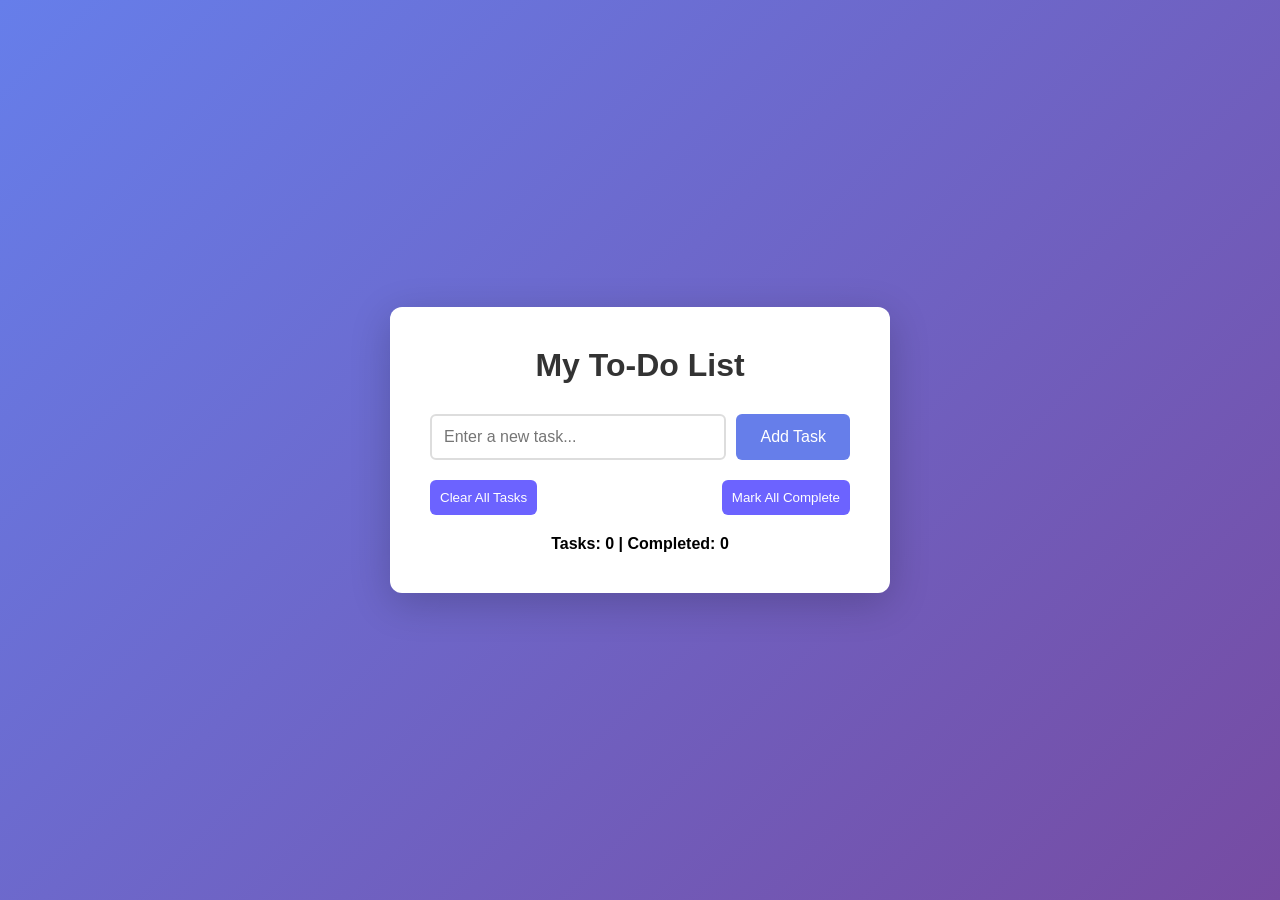
<file: LAB-16/index.html>
<!DOCTYPE html>
<html lang="en">
<head>
  <meta charset="UTF-8">
  <meta name="viewport" content="width=device-width, initial-scale=1.0">
  <title>Interactive To-Do List</title>
  <link rel="stylesheet" href="style.css">
</head>
<body>
  <div class="container">
    <h1>My To-Do List</h1>
    
    <div class="input-section">
      <input 
        type="text" 
        id="taskInput" 
        placeholder="Enter a new task..."
      >
      <button id="addBtn">Add Task</button>
    </div>
    
    <div class="bonus-buttons">
      <button onclick="clearAllTasks()">Clear All Tasks</button>
      <button onclick="markAllComplete()">Mark All Complete</button>
    </div>

    <ul id="taskList">
      <!-- Tasks will be added here dynamically -->
    </ul>

    <p id="counter">Tasks: 0 | Completed: 0</p>
  </div>

  <script src="script.js"></script>
</body>
</html>
</file>
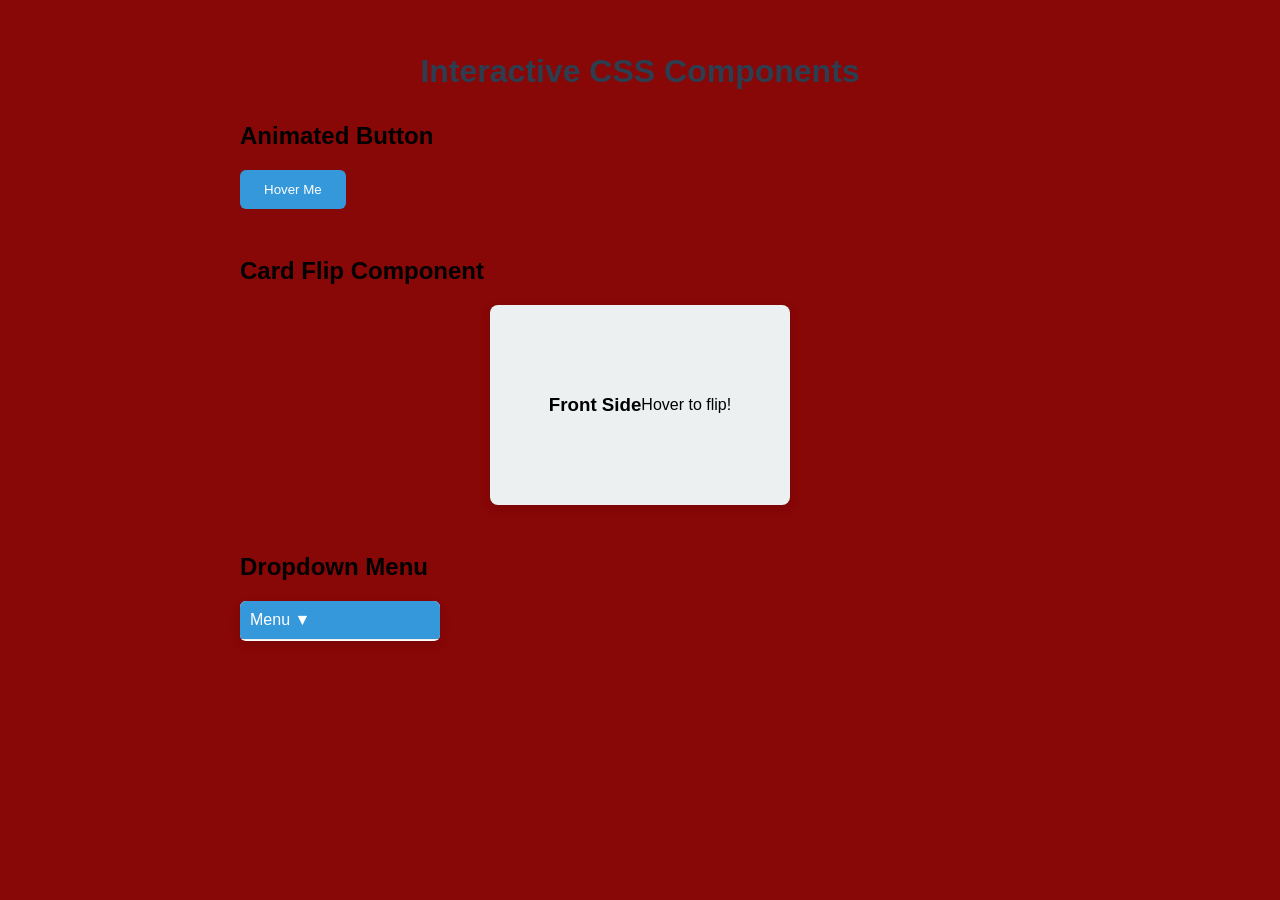
<file: LAB-13/interactive-components.html>
<!DOCTYPE html>
<html lang="en">
<head>
  <meta charset="UTF-8">
  <meta name="viewport" content="width=device-width, initial-scale=1.0">
  <title>Interactive CSS Components</title>
  <link rel="stylesheet" href="interactive.css">
</head>
<body>
  <div class="container">
    <h1>Interactive CSS Components</h1>

    <!-- Component 1: Animated Button -->
    <section>
      <h2>Animated Button</h2>
      <button class="btn">Hover Me</button>
    </section>

    <!-- Component 2: Card Flip -->
    <section>
      <h2>Card Flip Component</h2>
      <div class="flip-card">
        <div class="flip-card-inner">
          <div class="flip-card-front">
            <h3>Front Side</h3>
            <p>Hover to flip!</p>
          </div>
          <div class="flip-card-back">
            <h3>Back Side</h3>
            <p>Hidden content revealed!</p>
          </div>
        </div>
      </div>
    </section>

    <!-- Component 3: Dropdown Menu -->
    <section>
      <h2>Dropdown Menu</h2>
      <div class="menu">
        <div class="menu-header">Menu ▼</div>
        <ul class="menu-items">
          <li>Home</li>
          <li>About</li>
          <li>Services</li>
          <li>Contact</li>
        </ul>
      </div>
    </section>
  </div>
</body>
</html>
</file>
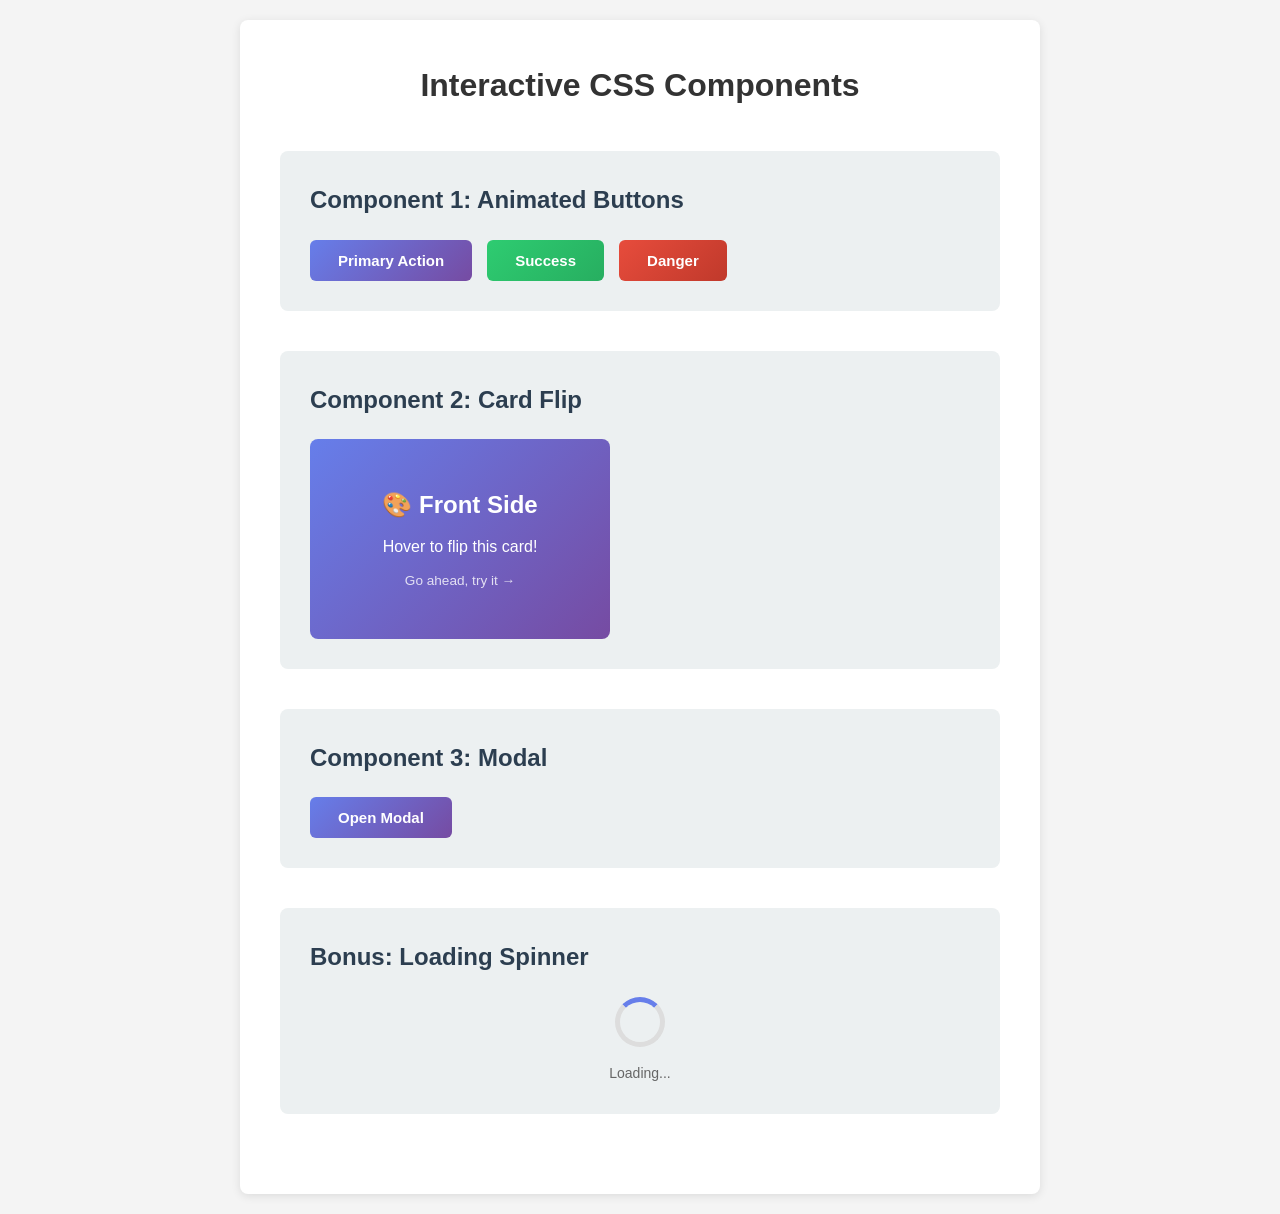
<file: LAB-13/solution.html>
<!DOCTYPE html>
<html lang="en">
<head>
  <meta charset="UTF-8">
  <meta name="viewport" content="width=device-width, initial-scale=1.0">
  <title>Lab 13 - Interactive Components (Solution)</title>
  <link rel="stylesheet" href="solution-styles.css">
</head>
<body>
  <div class="container">
    <h1>Interactive CSS Components</h1>
    
    <!-- Component 1: Animated Button -->
    <section class="component">
      <h2>Component 1: Animated Buttons</h2>
      <div class="button-group">
        <button class="btn btn-primary">Primary Action</button>
        <button class="btn btn-success">Success</button>
        <button class="btn btn-danger">Danger</button>
      </div>
    </section>
    
    <!-- Component 2: Card Flip -->
    <section class="component">
      <h2>Component 2: Card Flip</h2>
      <div class="flip-card">
        <div class="flip-card-inner">
          <div class="flip-card-front">
            <h3>🎨 Front Side</h3>
            <p>Hover to flip this card!</p>
            <p class="hint">Go ahead, try it →</p>
          </div>
          <div class="flip-card-back">
            <h3>✨ Back Side</h3>
            <p>You found the hidden content!</p>
            <p>This uses 3D CSS transforms.</p>
          </div>
        </div>
      </div>
    </section>
    
    <!-- Component 3: Modal -->
    <section class="component">
      <h2>Component 3: Modal</h2>
      <button class="btn btn-primary" onclick="openModal()">Open Modal</button>
      
      <div class="modal-overlay" id="modal">
        <div class="modal">
          <button class="modal-close" onclick="closeModal()">×</button>
          <h3>Modal Title</h3>
          <p>This modal uses fixed positioning, z-index layering, and a semi-transparent overlay. It slides in with a CSS animation!</p>
          <button class="btn btn-primary" onclick="closeModal()">Got it!</button>
        </div>
      </div>
    </section>

    <!-- Bonus: Loading Spinner -->
    <section class="component">
      <h2>Bonus: Loading Spinner</h2>
      <div class="spinner-container">
        <div class="spinner"></div>
        <p>Loading...</p>
      </div>
    </section>
  </div>
  
  <script>
    function openModal() {
      document.getElementById('modal').classList.add('active');
    }
    
    function closeModal() {
      document.getElementById('modal').classList.remove('active');
    }
    
    // Close modal on overlay click
    document.getElementById('modal').addEventListener('click', function(e) {
      if (e.target === this) {
        closeModal();
      }
    });
    
    // Close modal on ESC key
    document.addEventListener('keydown', function(e) {
      if (e.key === 'Escape') {
        closeModal();
      }
    });
  </script>
</body>
</html>
</file>
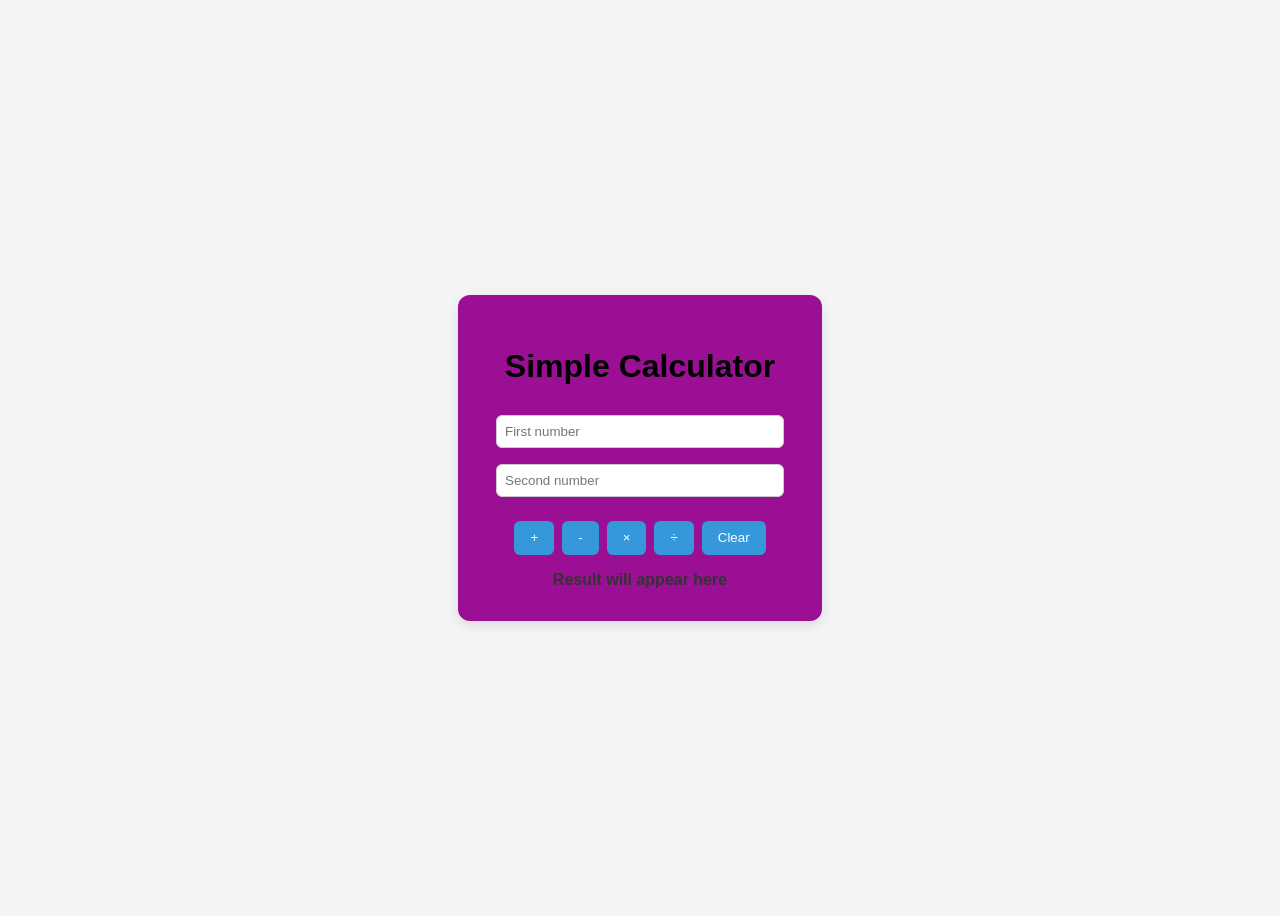
<file: LAB-14/calculator.html>
<!DOCTYPE html>
<html lang="en">
<head>
  <meta charset="UTF-8">
  <meta name="viewport" content="width=device-width, initial-scale=1.0">
  <title>Simple Calculator</title>
  <link rel="stylesheet" href="caculator.css">
</head>
<body>
  <div class="calculator">
    <h1>Simple Calculator</h1>
    <input type="number" id="num1" placeholder="First number">
    <input type="number" id="num2" placeholder="Second number">

    <div class="buttons">
      <button onclick="calculate('add')">+</button>
      <button onclick="calculate('subtract')">-</button>
      <button onclick="calculate('multiply')">×</button>
      <button onclick="calculate('divide')">÷</button>
      <button onclick="clearCalculator()">Clear</button>
    </div>

    <div id="result">Result will appear here</div>
  </div>

  <script src="calculator.js"></script>
</body>
</html>
</file>
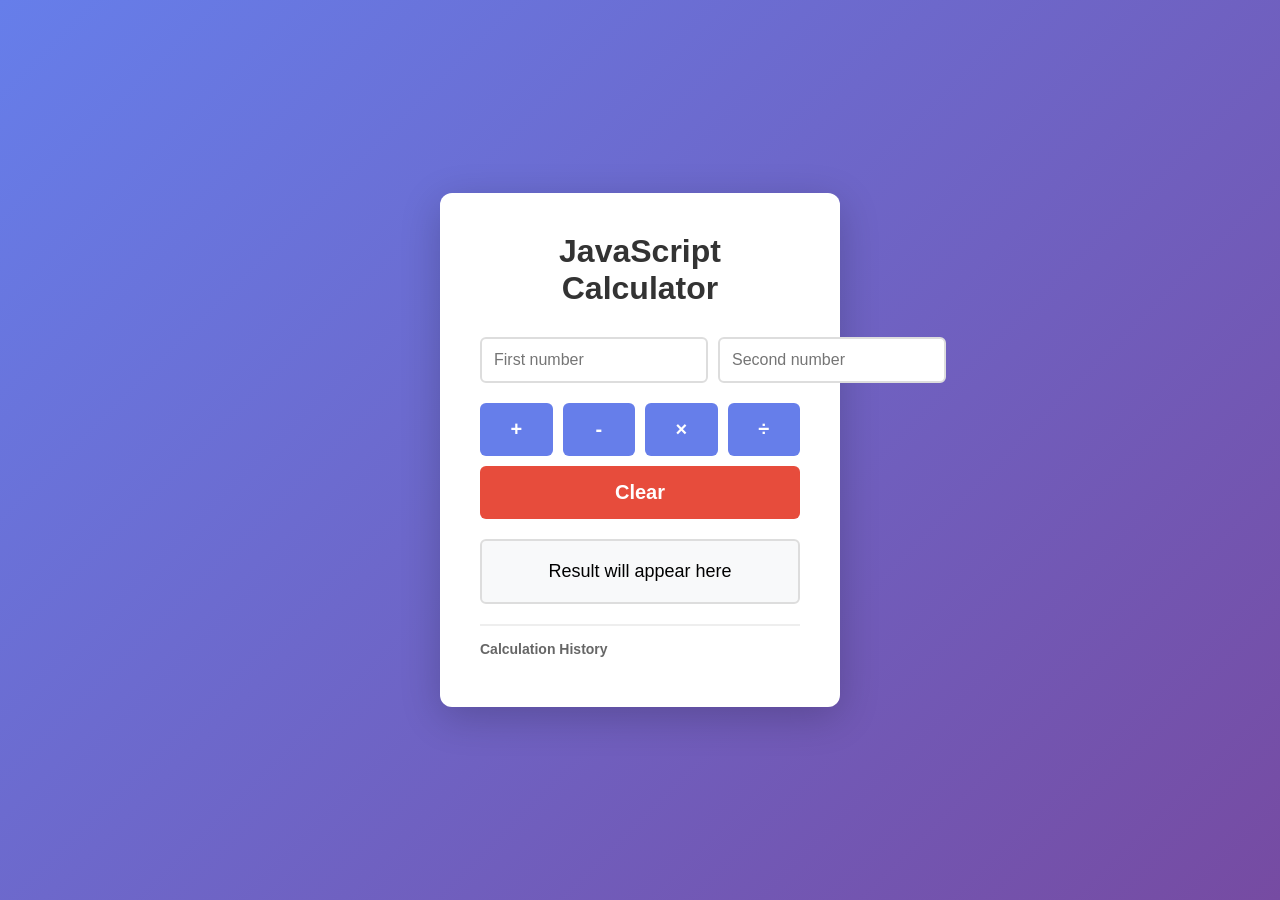
<file: LAB-14/solution.html>
<!DOCTYPE html>
<html lang="en">
<head>
  <meta charset="UTF-8">
  <meta name="viewport" content="width=device-width, initial-scale=1.0">
  <title>Lab 14 - JavaScript Calculator (Solution)</title>
  <link rel="stylesheet" href="solution-styles.css">
</head>
<body>
  <div class="calculator">
    <h1>JavaScript Calculator</h1>
    
    <div class="inputs">
      <input type="number" id="num1" placeholder="First number">
      <input type="number" id="num2" placeholder="Second number">
    </div>
    
    <div class="buttons">
      <button onclick="calculate('add')">+</button>
      <button onclick="calculate('subtract')">-</button>
      <button onclick="calculate('multiply')">×</button>
      <button onclick="calculate('divide')">÷</button>
      <button onclick="clearCalculator()" class="clear">Clear</button>
    </div>
    
    <div id="result" class="result">
      Result will appear here
    </div>
    
    <!-- Bonus: History -->
    <div id="history" class="history">
      <h3>Calculation History</h3>
      <ul id="historyList"></ul>
    </div>
  </div>

  <script src="solution-script.js"></script>
</body>
</html>
</file>
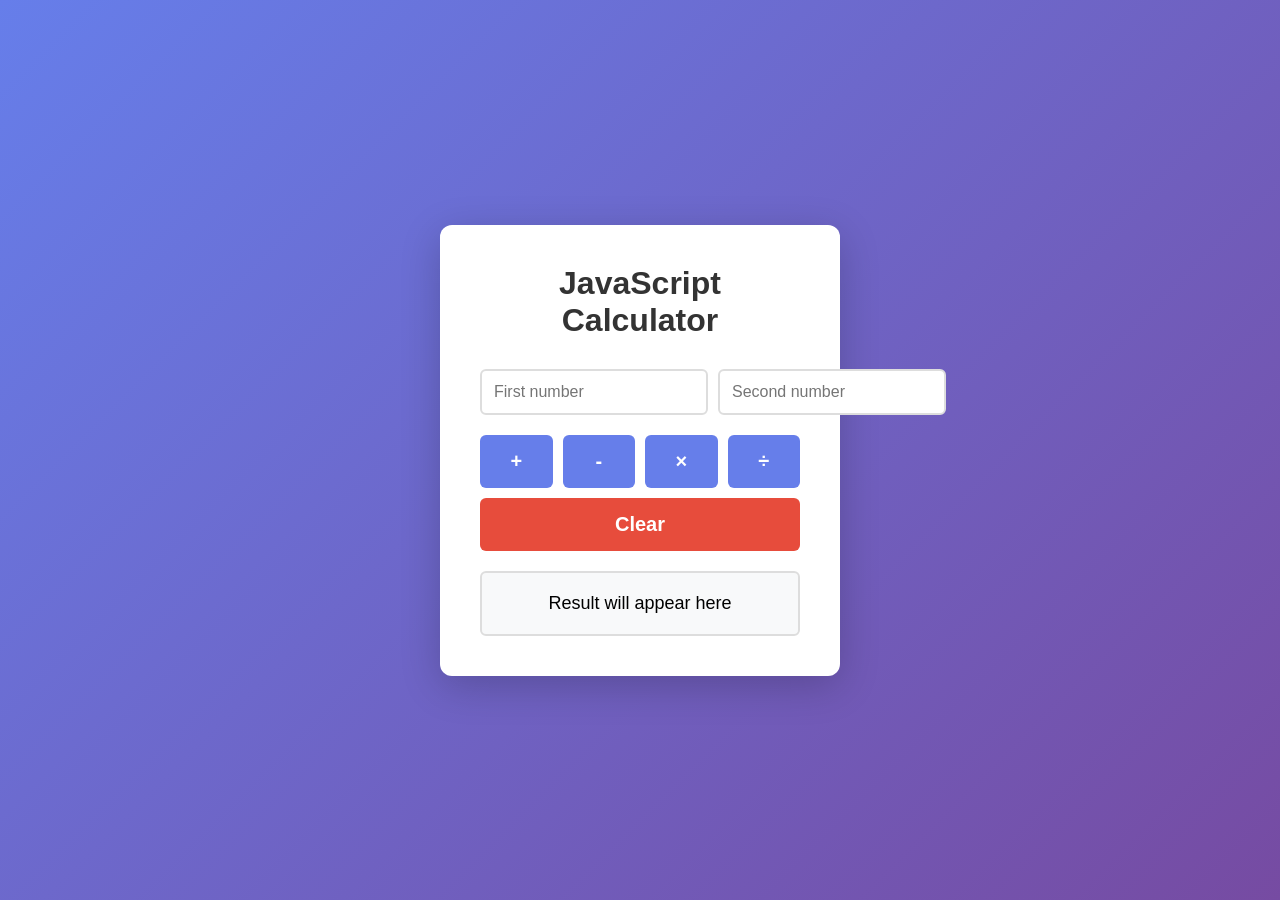
<file: LAB-14/starter-code.html>
<!DOCTYPE html>
<html lang="en">
<head>
  <meta charset="UTF-8">
  <meta name="viewport" content="width=device-width, initial-scale=1.0">
  <title>Lab 14 - JavaScript Calculator</title>
  <link rel="stylesheet" href="starter-styles.css">
</head>
<body>
  <div class="calculator">
    <h1>JavaScript Calculator</h1>
    
    <div class="inputs">
      <input type="number" id="num1" placeholder="First number">
      <input type="number" id="num2" placeholder="Second number">
    </div>
    
    <div class="buttons">
      <button onclick="calculate('add')">+</button>
      <button onclick="calculate('subtract')">-</button>
      <button onclick="calculate('multiply')">×</button>
      <button onclick="calculate('divide')">÷</button>
      <button onclick="clearCalculator()" class="clear">Clear</button>
    </div>
    
    <div id="result" class="result">
      Result will appear here
    </div>
  </div>

  <script src="starter-script.js"></script>
</body>
</html>
</file>
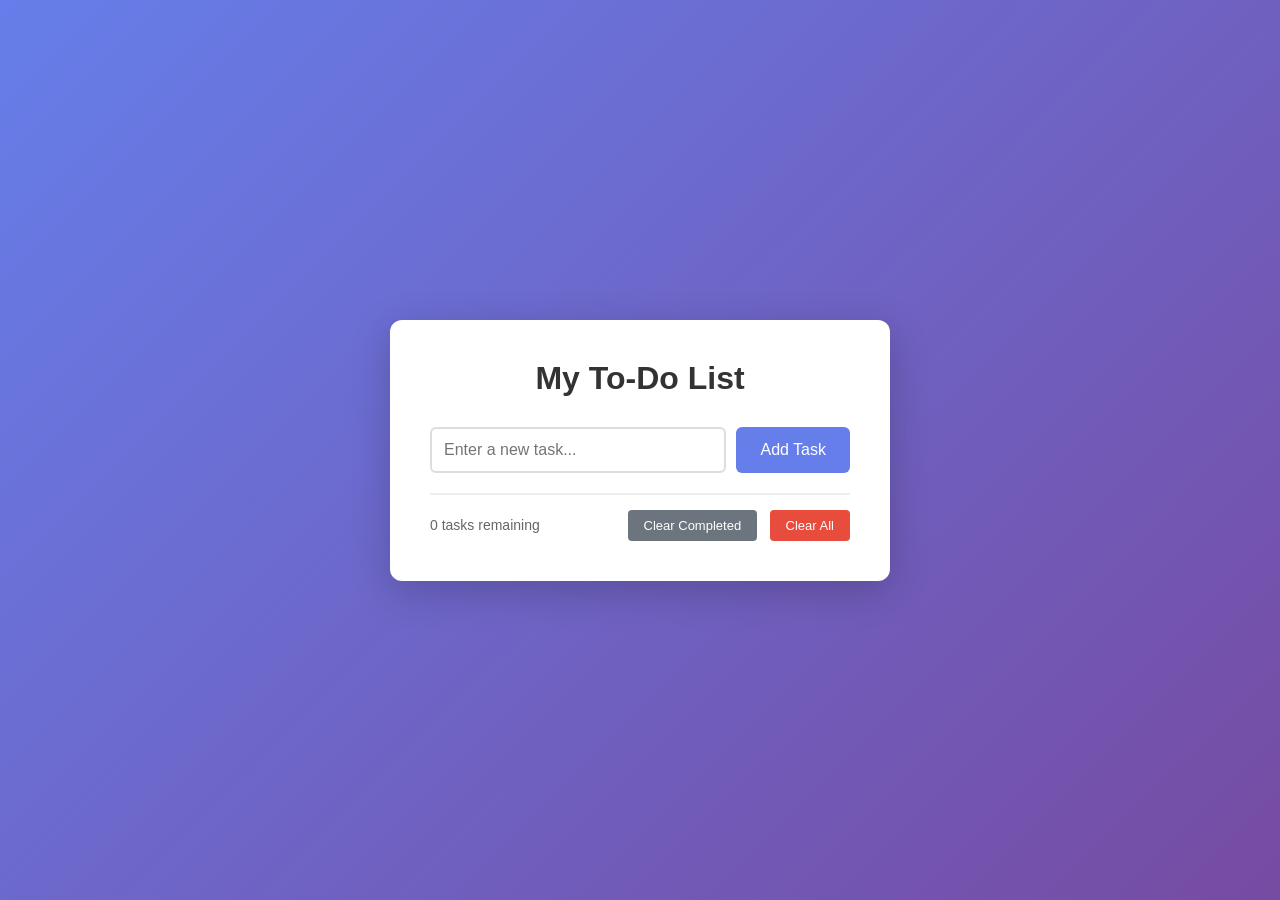
<file: LAB-15/solution.html>
<!DOCTYPE html>
<html lang="en">
<head>
  <meta charset="UTF-8">
  <meta name="viewport" content="width=device-width, initial-scale=1.0">
  <title>Lab 15 - To-Do List (Solution)</title>
  <link rel="stylesheet" href="solution-styles.css">
</head>
<body>
  <div class="container">
    <h1>My To-Do List</h1>
    
    <div class="input-section">
      <input 
        type="text" 
        id="taskInput" 
        placeholder="Enter a new task..."
      >
      <button id="addBtn">Add Task</button>
    </div>
    
    <ul id="taskList"></ul>
    
    <div class="footer">
      <span id="taskCount">0 tasks remaining</span>
      <div>
        <button id="clearCompleted" class="footer-btn">Clear Completed</button>
        <button id="clearAll" class="footer-btn danger">Clear All</button>
      </div>
    </div>
  </div>

  <script src="solution-script.js"></script>
</body>
</html>
</file>
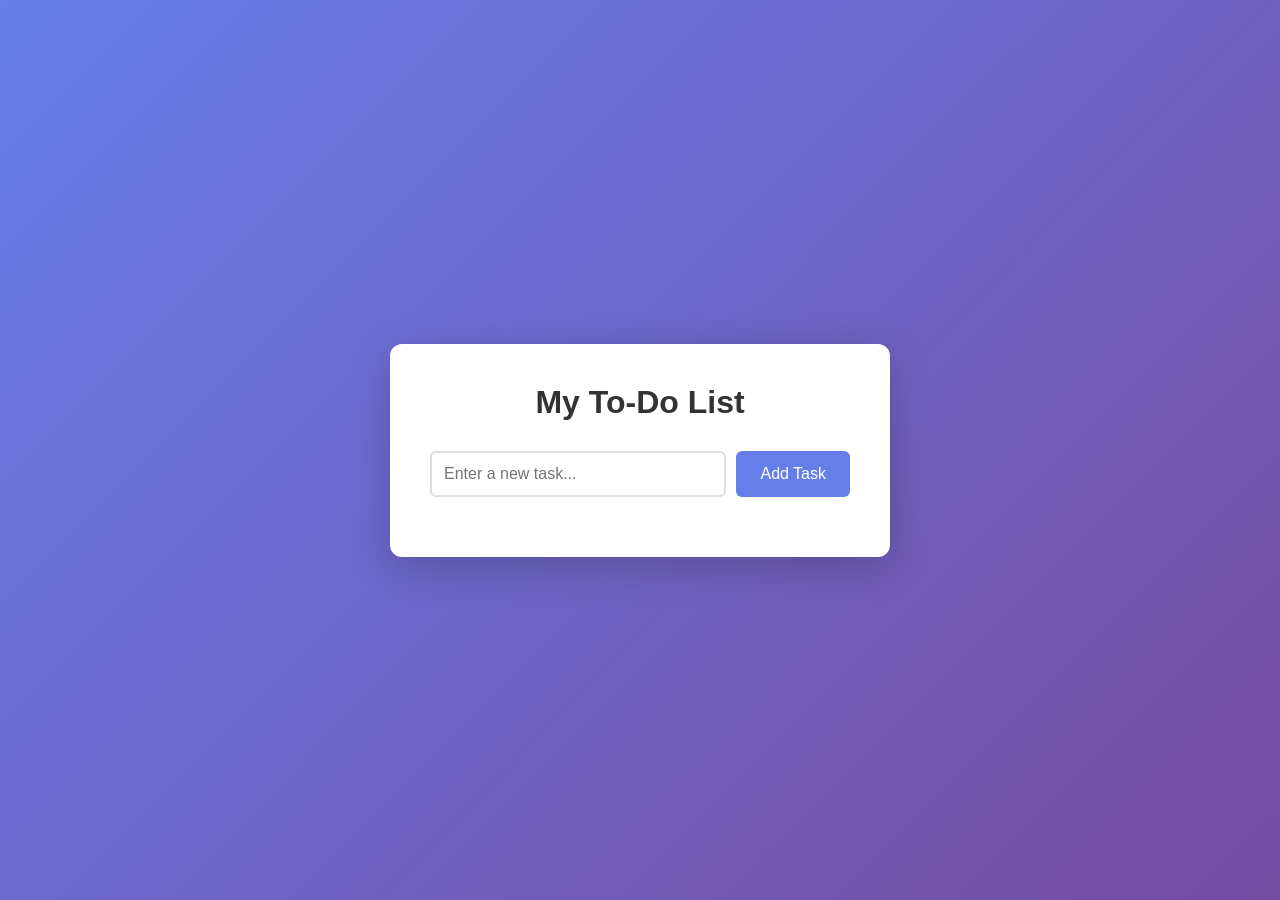
<file: LAB-15/starter-code.html>
<!DOCTYPE html>
<html lang="en">
<head>
  <meta charset="UTF-8">
  <meta name="viewport" content="width=device-width, initial-scale=1.0">
  <title>Lab 15 - To-Do List</title>
  <link rel="stylesheet" href="starter-styles.css">
</head>
<body>
  <div class="container">
    <h1>My To-Do List</h1>
    
    <div class="input-section">
      <input 
        type="text" 
        id="taskInput" 
        placeholder="Enter a new task..."
      >
      <button id="addBtn" onclick="addTask()">Add Task</button>
    </div>
    
    <ul id="taskList">
      <!-- Tasks will be added here dynamically -->
    </ul>
  </div>

  <script src="starter-script.js"></script>
</body>
</html>
</file>
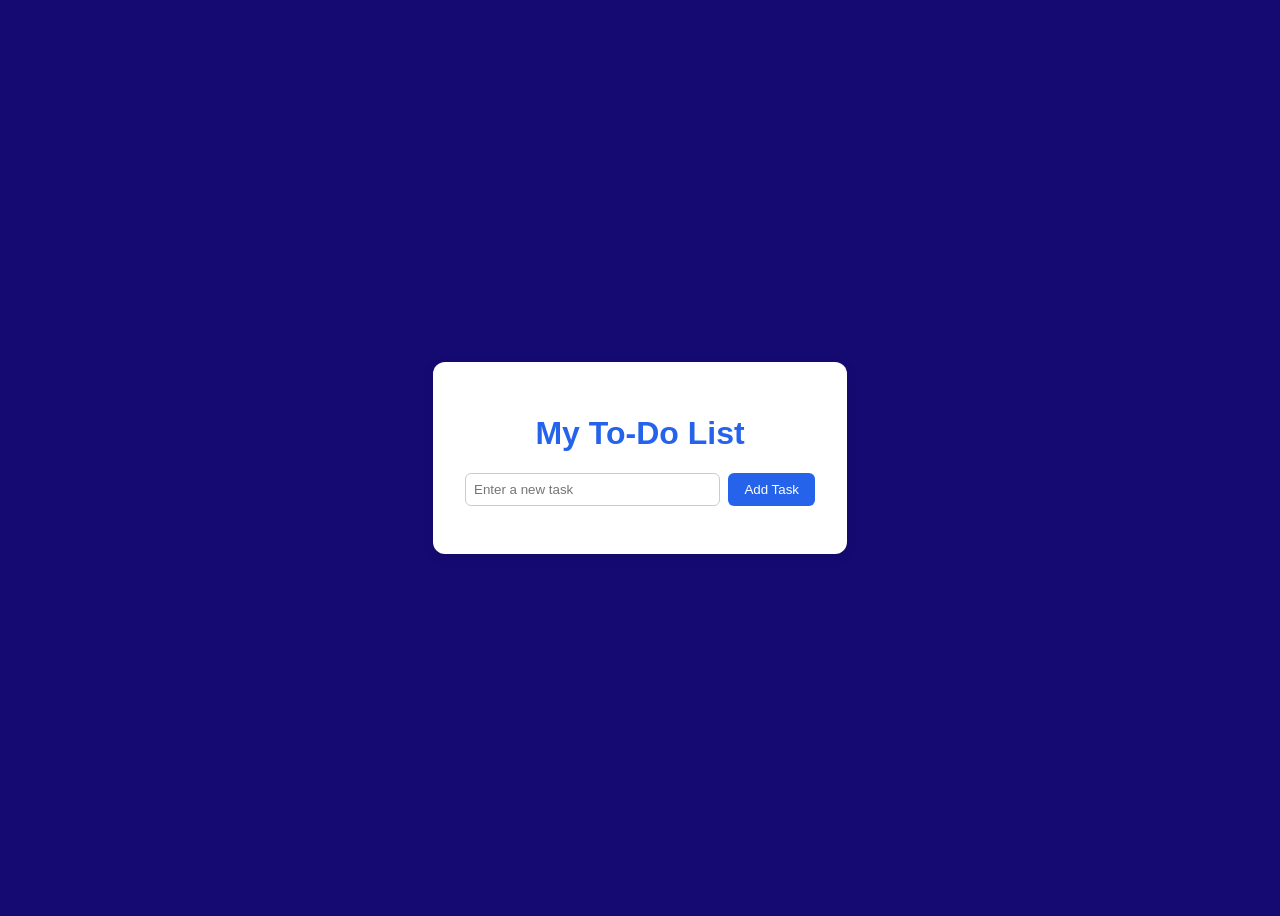
<file: LAB-15/to-do-list.html>
<!DOCTYPE html>
<html lang="en">
<head>
  <meta charset="UTF-8">
  <meta name="viewport" content="width=device-width, initial-scale=1.0">
  <title>To-Do List App</title>
  <link rel="stylesheet" href="to-do-list.css">
</head>
<body>
  <div class="todo-container">
    <h1>My To-Do List</h1>
    <div class="input-section">
      <input type="text" id="taskInput" placeholder="Enter a new task">
      <button id="addBtn">Add Task</button>
    </div>
    <ul id="taskList"></ul>
  </div>

  <script src="to-do-list.js"></script>
</body>
</html>
</file>
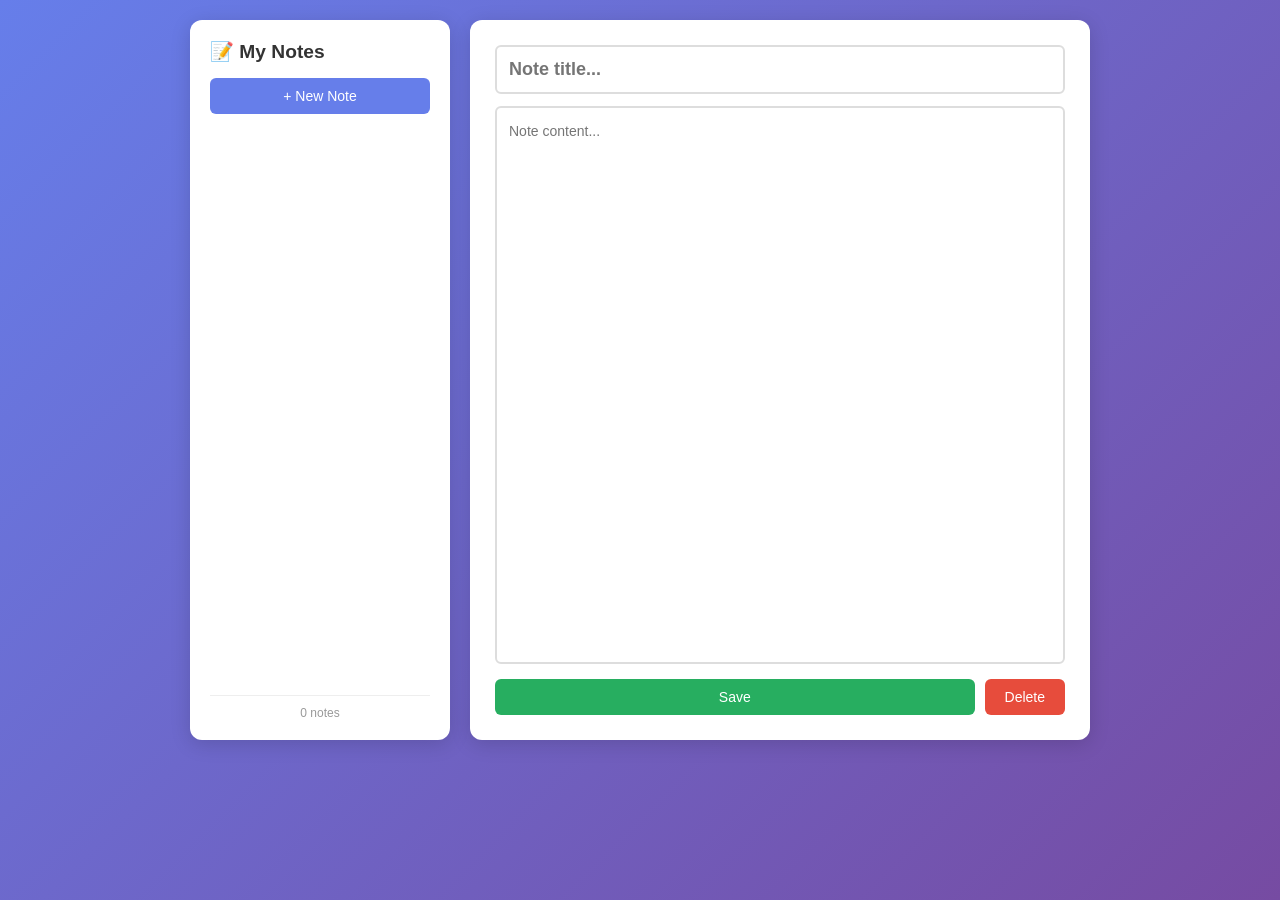
<file: LAB-16/solution.html>
<!DOCTYPE html>
<html lang="en">
<head>
  <meta charset="UTF-8">
  <meta name="viewport" content="width=device-width, initial-scale=1.0">
  <title>Lab 16 - Notes App (Solution)</title>
  <link rel="stylesheet" href="solution-styles.css">
</head>
<body>
  <div class="app">
    <aside class="sidebar">
      <h2>📝 My Notes</h2>
      <button id="new-note">+ New Note</button>
      <ul id="notes-list"></ul>
      <div class="note-count" id="note-count">0 notes</div>
    </aside>
    
    <main class="editor">
      <form id="note-form">
        <input 
          type="text" 
          id="note-title" 
          placeholder="Note title..."
          required
        >
        <textarea 
          id="note-content" 
          placeholder="Note content..."
          rows="10"
          required
        ></textarea>
        <div class="actions">
          <button type="submit">Save</button>
          <button type="button" id="delete-note" class="danger">Delete</button>
        </div>
      </form>
    </main>
  </div>

  <script src="solution-script.js"></script>
</body>
</html>
</file>
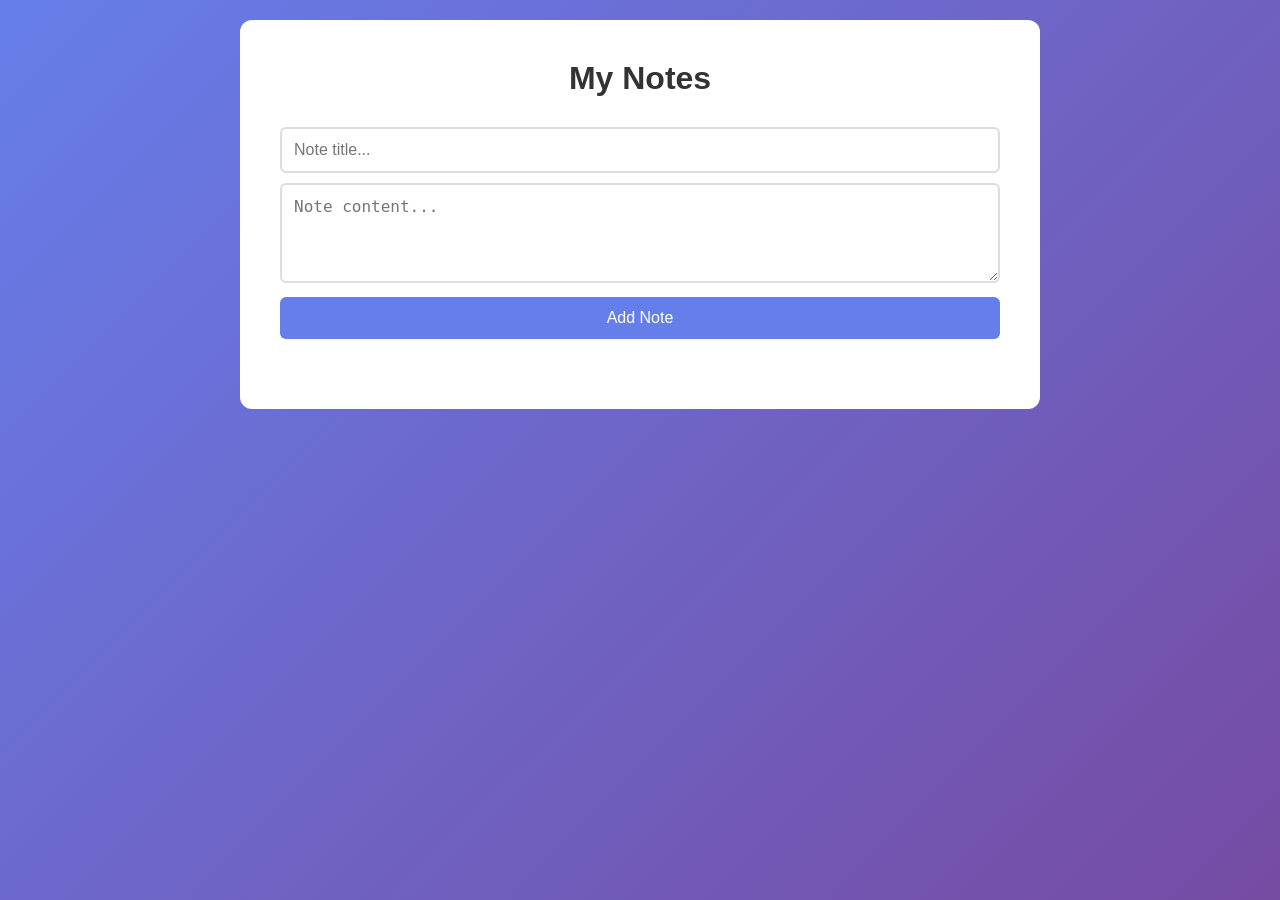
<file: LAB-16/starter-code.html>
<!DOCTYPE html>
<html lang="en">
<head>
  <meta charset="UTF-8">
  <meta name="viewport" content="width=device-width, initial-scale=1.0">
  <title>Lab 16 - Notes App</title>
  <link rel="stylesheet" href="starter-styles.css">
</head>
<body>
  <div class="container">
    <h1>My Notes</h1>
    
    <form id="noteForm">
      <input 
        type="text" 
        id="noteTitle" 
        placeholder="Note title..."
        required
      >
      <textarea 
        id="noteContent" 
        placeholder="Note content..."
        required
      ></textarea>
      <button type="submit">Add Note</button>
    </form>
    
    <div id="notesList">
      <!-- Notes will appear here -->
    </div>
  </div>

  <script src="starter-script.js"></script>
</body>
</html>
</file>
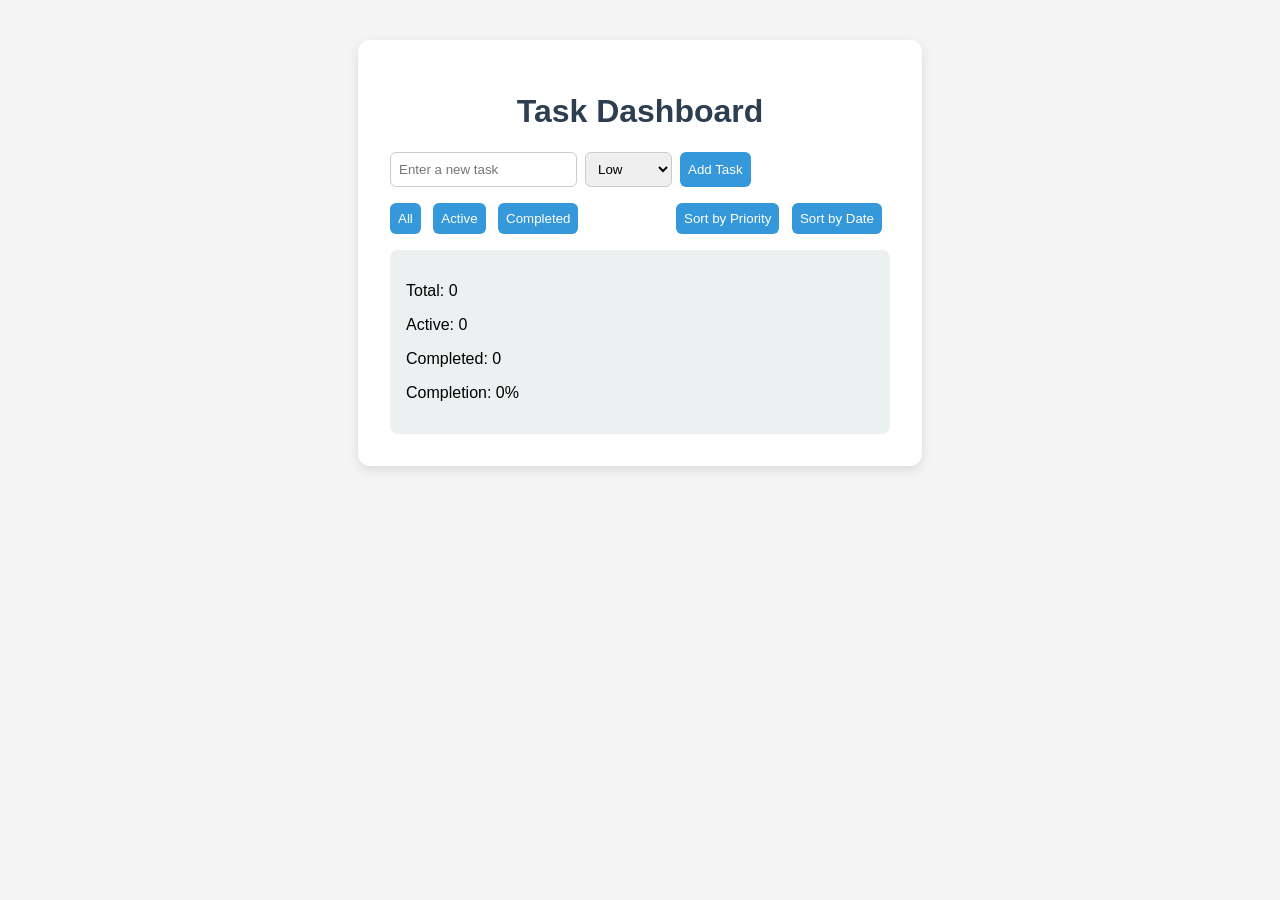
<file: TICKETS/dashboard.html>
<!DOCTYPE html>
<html lang="en">
<head>
  <meta charset="UTF-8">
  <meta name="viewport" content="width=device-width, initial-scale=1.0">
  <title>Enhanced Task Dashboard</title>
  <link rel="stylesheet" href="dashboard.css">
</head>
<body>
  <div class="dashboard">
    <h1>Task Dashboard</h1>

    <!-- Add Task Section -->
    <div class="add-task">
      <input type="text" id="taskInput" placeholder="Enter a new task">
      <select id="prioritySelect">
        <option value="low">Low</option>
        <option value="medium">Medium</option>
        <option value="high">High ⚠️</option>
      </select>
      <button id="addBtn">Add Task</button>
    </div>

    <!-- Filters & Sorting -->
    <div class="controls">
      <div class="filters">
        <button data-filter="all">All</button>
        <button data-filter="active">Active</button>
        <button data-filter="completed">Completed</button>
      </div>
      <div class="sort">
        <button data-sort="priority">Sort by Priority</button>
        <button data-sort="date">Sort by Date</button>
      </div>
    </div>

    <!-- Task List -->
    <ul id="taskList"></ul>
    <p id="count"></p>

    <!-- Statistics -->
    <div class="stats">
      <p>Total: <span id="totalCount">0</span></p>
      <p>Active: <span id="activeCount">0</span></p>
      <p>Completed: <span id="completedCount">0</span></p>
      <p>Completion: <span id="completionPercent">0%</span></p>
    </div>
  </div>

  <script src="dashboard.js"></script>
</body>
</html>
</file>
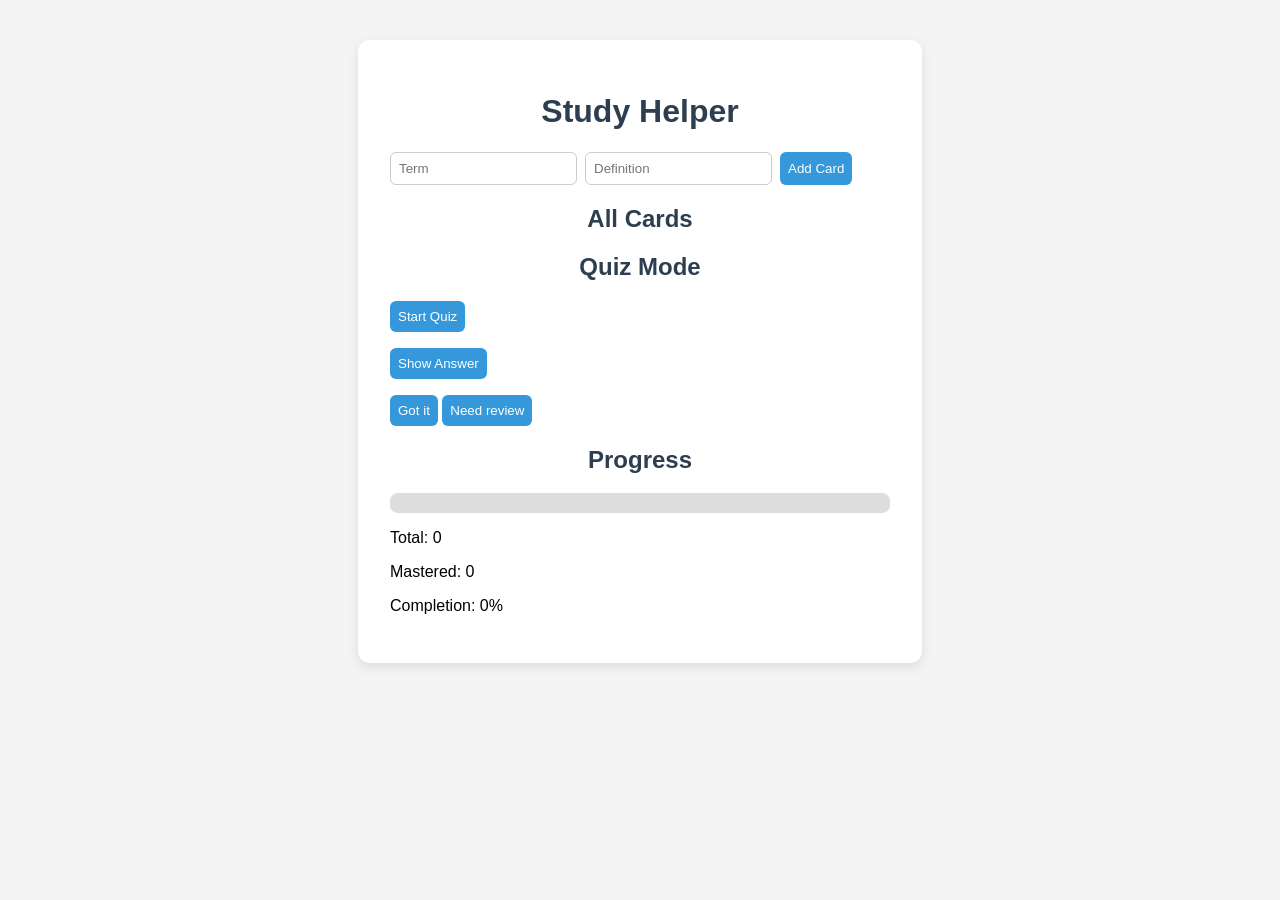
<file: TICKETS/study-helper.html>
<!DOCTYPE html>
<html lang="en">
<head>
  <meta charset="UTF-8">
  <meta name="viewport" content="width=device-width, initial-scale=1.0">
  <title>Study Helper App</title>
  <link rel="stylesheet" href="study-helper.css">
</head>
<body>
  <div class="app">
    <h1>Study Helper</h1>

    <!-- Add Card -->
    <div class="add-card">
      <input type="text" id="termInput" placeholder="Term">
      <input type="text" id="defInput" placeholder="Definition">
      <button id="addCardBtn">Add Card</button>
    </div>

    <!-- Card List -->
    <h2>All Cards</h2>
    <ul id="cardList"></ul>

    <!-- Quiz Mode -->
    <h2>Quiz Mode</h2>
    <button id="startQuizBtn">Start Quiz</button>
    <div id="quizArea" class="hidden">
      <p id="quizTerm"></p>
      <button id="showAnswerBtn">Show Answer</button>
      <p id="quizDefinition" class="hidden"></p>
      <button id="gotItBtn">Got it</button>
      <button id="needReviewBtn">Need review</button>
    </div>

    <!-- Statistics -->
    <h2>Progress</h2>
    <div class="progress-bar">
      <div id="progressFill"></div>
    </div>
    <p>Total: <span id="totalCount">0</span></p>
    <p>Mastered: <span id="masteredCount">0</span></p>
    <p>Completion: <span id="completionPercent">0%</span></p>
  </div>

  <script src="study-helper.js"></script>
</body>
</html>
</file>
<file: LAB-16/style.css>
* {
  margin: 0;
  padding: 0;
  box-sizing: border-box;
}

body {
  font-family: Arial, sans-serif;
  background: linear-gradient(135deg, #667eea 0%, #764ba2 100%);
  min-height: 100vh;
  display: flex;
  justify-content: center;
  align-items: center;
  padding: 20px;
}

.container {
  background: white;
  padding: 40px;
  border-radius: 12px;
  box-shadow: 0 10px 40px rgba(0,0,0,0.2);
  max-width: 500px;
  width: 100%;
}

h1 {
  text-align: center;
  color: #333;
  margin-bottom: 30px;
}

.input-section {
  display: flex;
  gap: 10px;
  margin-bottom: 20px;
}

#taskInput {
  flex: 1;
  padding: 12px;
  font-size: 16px;
  border: 2px solid #ddd;
  border-radius: 6px;
}

#taskInput:focus {
  outline: none;
  border-color: #667eea;
}

#addBtn {
  padding: 12px 24px;
  background: #667eea;
  color: white;
  border: none;
  border-radius: 6px;
  font-size: 16px;
  cursor: pointer;
  transition: all 0.3s;
}

#addBtn:hover {
  background: #5568d3;
}

.bonus-buttons {
  display: flex;
  justify-content: space-between;
  margin-bottom: 20px;
}

.bonus-buttons button {
  padding: 10px;
  border: none;
  border-radius: 6px;
  background: #6c63ff;
  color: white;
  cursor: pointer;
  transition: background 0.3s;
}

.bonus-buttons button:hover {
  background: #4b47c9;
}

#taskList {
  list-style: none;
}

#taskList li {
  padding: 15px;
  background: #f8f9fa;
  margin-bottom: 10px;
  border-radius: 6px;
  display: flex;
  align-items: center;
  gap: 10px;
  transition: all 0.3s;
}

.task-text {
  flex: 1;
  font-size: 16px;
}

.complete-btn, .delete-btn {
  width: 30px;
  height: 30px;
  border: none;
  border-radius: 4px;
  cursor: pointer;
  font-size: 16px;
  transition: all 0.3s;
}

.complete-btn {
  background: #28a745;
  color: white;
}

.complete-btn:hover {
  background: #218838;
}

.delete-btn {
  background: #dc3545;
  color: white;
}

.delete-btn:hover {
  background: #c82333;
}

/* Completed task styling */
#taskList li.completed {
  opacity: 0.6;
  background: #e8f5e9;
}

#taskList li.completed .task-text {
  text-decoration: line-through;
  color: #666;
}

#counter {
  margin-top: 20px;
  text-align: center;
  font-weight: bold;
}
</file>
<file: LAB-13/interactive.css>
/* General Styling */
body {
  font-family: Arial, sans-serif;
  background: #880707;
  margin: 0;
  padding: 2rem;
}

.container {
  max-width: 800px;
  margin: auto;
}

h1 {
  text-align: center;
  color: #2c3e50;
  margin-bottom: 2rem;
}

section {
  margin-bottom: 3rem;
}

/* Component 1: Animated Button */
.btn {
  background: #3498db;
  color: white;
  padding: 12px 24px;
  border: none;
  border-radius: 6px;
  cursor: pointer;
  transition: all 0.3s ease;
}

.btn:hover {
  background: #2980b9;
  transform: translateY(-2px);
  box-shadow: 0 4px 8px rgba(0,0,0,0.2);
}

.btn:active {
  transform: translateY(0);
  box-shadow: 0 2px 4px rgba(0,0,0,0.2);
}

/* Component 2: Card Flip */
.flip-card {
  width: 300px;
  height: 200px;
  perspective: 1000px;
  margin: auto;
}

.flip-card-inner {
  position: relative;
  width: 100%;
  height: 100%;
  transition: transform 0.6s;
  transform-style: preserve-3d;
}

.flip-card:hover .flip-card-inner {
  transform: rotateY(180deg);
}

.flip-card-front,
.flip-card-back {
  position: absolute;
  width: 100%;
  height: 100%;
  border-radius: 8px;
  backface-visibility: hidden;
  display: flex;
  justify-content: center;
  align-items: center;
  background: #ecf0f1;
  box-shadow: 0 4px 12px rgba(0,0,0,0.1);
}

.flip-card-back {
  transform: rotateY(180deg);
  background: #3498db;
  color: white;
}

/* Component 3: Dropdown Menu */
.menu {
  width: 200px;
  background: #fff;
  border-radius: 6px;
  box-shadow: 0 4px 12px rgba(0,0,0,0.1);
  overflow: hidden;
  transition: max-height 0.4s ease;
  max-height: 40px;
}

.menu:hover {
  max-height: 300px;
}

.menu-header {
  padding: 10px;
  background: #3498db;
  color: white;
  cursor: pointer;
}

.menu-items {
  list-style: none;
  margin: 0;
  padding: 0;
}

.menu-items li {
  padding: 10px;
  border-top: 1px solid #eee;
  transition: background 0.3s ease;
}

.menu-items li:hover {
  background:#2c3e50;
}
</file>
<file: LAB-13/solution-styles.css>
/* Reset */
* {
  margin: 0;
  padding: 0;
  box-sizing: border-box;
}

body {
  font-family: Arial, sans-serif;
  background: #f4f4f4;
  padding: 20px;
  line-height: 1.6;
}

.container {
  max-width: 800px;
  margin: 0 auto;
  background: white;
  padding: 40px;
  border-radius: 8px;
  box-shadow: 0 2px 10px rgba(0,0,0,0.1);
}

h1 {
  text-align: center;
  color: #333;
  margin-bottom: 40px;
}

.component {
  margin: 40px 0;
  padding: 30px;
  background: #ecf0f1;
  border-radius: 8px;
}

.component h2 {
  margin-bottom: 20px;
  color: #2c3e50;
}

/* ============================================ */
/* Component 1: Animated Buttons                */
/* ============================================ */

.button-group {
  display: flex;
  gap: 15px;
  flex-wrap: wrap;
}

.btn {
  padding: 12px 28px;
  color: white;
  border: none;
  border-radius: 6px;
  cursor: pointer;
  font-size: 15px;
  font-weight: bold;
  position: relative;
  overflow: hidden;
  transition: all 0.3s ease;
}

.btn-primary {
  background: linear-gradient(135deg, #667eea, #764ba2);
}

.btn-success {
  background: linear-gradient(135deg, #2ecc71, #27ae60);
}

.btn-danger {
  background: linear-gradient(135deg, #e74c3c, #c0392b);
}

/* Hover: lift + shadow */
.btn:hover {
  transform: translateY(-3px);
  box-shadow: 0 6px 20px rgba(0,0,0,0.25);
}

/* Active: press down */
.btn:active {
  transform: translateY(0);
  box-shadow: 0 2px 6px rgba(0,0,0,0.15);
}

/* Ripple effect pseudo-element */
.btn::before {
  content: "";
  position: absolute;
  top: 50%;
  left: 50%;
  width: 0;
  height: 0;
  border-radius: 50%;
  background: rgba(255,255,255,0.4);
  transform: translate(-50%, -50%);
  transition: width 0.6s, height 0.6s;
}

.btn:hover::before {
  width: 300px;
  height: 300px;
}

/* ============================================ */
/* Component 2: Card Flip                       */
/* ============================================ */

.flip-card {
  width: 300px;
  height: 200px;
  perspective: 1000px;
  cursor: pointer;
}

.flip-card-inner {
  position: relative;
  width: 100%;
  height: 100%;
  transition: transform 0.6s ease;
  transform-style: preserve-3d;
}

.flip-card:hover .flip-card-inner {
  transform: rotateY(180deg);
}

.flip-card-front,
.flip-card-back {
  position: absolute;
  width: 100%;
  height: 100%;
  backface-visibility: hidden;
  border-radius: 8px;
  display: flex;
  flex-direction: column;
  justify-content: center;
  align-items: center;
  text-align: center;
  padding: 20px;
}

.flip-card-front {
  background: linear-gradient(135deg, #667eea, #764ba2);
  color: white;
}

.flip-card-front h3 {
  font-size: 1.5rem;
  margin-bottom: 10px;
}

.flip-card-front .hint {
  font-size: 0.85rem;
  opacity: 0.8;
  margin-top: 10px;
}

.flip-card-back {
  background: linear-gradient(135deg, #2ecc71, #27ae60);
  color: white;
  transform: rotateY(180deg);
}

.flip-card-back h3 {
  font-size: 1.3rem;
  margin-bottom: 10px;
}

/* ============================================ */
/* Component 3: Modal                           */
/* ============================================ */

.modal-overlay {
  position: fixed;
  top: 0;
  left: 0;
  width: 100%;
  height: 100%;
  background: rgba(0, 0, 0, 0.6);
  display: none;
  justify-content: center;
  align-items: center;
  z-index: 1000;
}

.modal-overlay.active {
  display: flex;
}

.modal {
  background: white;
  padding: 30px;
  border-radius: 12px;
  max-width: 450px;
  width: 90%;
  position: relative;
  animation: slideDown 0.4s ease;
  box-shadow: 0 10px 40px rgba(0,0,0,0.3);
}

@keyframes slideDown {
  from {
    opacity: 0;
    transform: translateY(-40px);
  }
  to {
    opacity: 1;
    transform: translateY(0);
  }
}

.modal h3 {
  color: #333;
  margin-bottom: 15px;
  font-size: 1.3rem;
}

.modal p {
  color: #666;
  margin-bottom: 20px;
  line-height: 1.6;
}

.modal-close {
  position: absolute;
  top: 12px;
  right: 15px;
  background: none;
  border: none;
  font-size: 24px;
  cursor: pointer;
  color: #999;
  width: auto;
  padding: 0;
  transition: color 0.2s;
}

.modal-close:hover {
  color: #333;
  transform: none;
  box-shadow: none;
}

/* ============================================ */
/* Bonus: Loading Spinner                       */
/* ============================================ */

.spinner-container {
  display: flex;
  flex-direction: column;
  align-items: center;
  gap: 15px;
}

.spinner {
  width: 50px;
  height: 50px;
  border: 5px solid #ddd;
  border-top: 5px solid #667eea;
  border-radius: 50%;
  animation: spin 1s linear infinite;
}

@keyframes spin {
  0% { transform: rotate(0deg); }
  100% { transform: rotate(360deg); }
}

.spinner-container p {
  color: #666;
  font-size: 14px;
}
</file>
<file: LAB-14/caculator.css>
body {
  font-family: Arial, sans-serif;
  background: #f4f4f4;
  display: flex;
  justify-content: center;
  align-items: center;
  min-height: 100vh;
}

.calculator {
  background: #9b0f94;
  padding: 2rem;
  border-radius: 12px;
  box-shadow: 0 4px 12px rgba(0,0,0,0.1);
  width: 300px;
  text-align: center;
}

input {
  width: 90%;
  padding: 0.5rem;
  margin: 0.5rem 0;
  border: 1px solid #ccc;
  border-radius: 6px;
}

.buttons {
  display: flex;
  flex-wrap: wrap;
  gap: 0.5rem;
  justify-content: center;
  margin: 1rem 0;
}

button {
  padding: 0.6rem 1rem;
  border: none;
  border-radius: 6px;
  background: #3498db;
  color: #fff;
  cursor: pointer;
  transition: background 0.3s ease, transform 0.3s ease;
}

button:hover {
  background: #2980b9;
  transform: scale(1.05);
}

#result {
  margin-top: 1rem;
  font-weight: bold;
  color: #333;
}
</file>
<file: LAB-14/solution-styles.css>
* {
  margin: 0;
  padding: 0;
  box-sizing: border-box;
}

body {
  font-family: Arial, sans-serif;
  background: linear-gradient(135deg, #667eea 0%, #764ba2 100%);
  min-height: 100vh;
  display: flex;
  justify-content: center;
  align-items: center;
  padding: 20px;
}

.calculator {
  background: white;
  padding: 40px;
  border-radius: 12px;
  box-shadow: 0 10px 40px rgba(0,0,0,0.2);
  max-width: 400px;
  width: 100%;
}

h1 {
  text-align: center;
  color: #333;
  margin-bottom: 30px;
}

.inputs {
  display: flex;
  gap: 10px;
  margin-bottom: 20px;
}

input[type="number"] {
  flex: 1;
  padding: 12px;
  font-size: 16px;
  border: 2px solid #ddd;
  border-radius: 6px;
}

input[type="number"]:focus {
  outline: none;
  border-color: #667eea;
}

.buttons {
  display: grid;
  grid-template-columns: repeat(4, 1fr);
  gap: 10px;
  margin-bottom: 20px;
}

button {
  padding: 15px;
  font-size: 20px;
  font-weight: bold;
  background: #667eea;
  color: white;
  border: none;
  border-radius: 6px;
  cursor: pointer;
  transition: all 0.3s;
}

button:hover {
  background: #5568d3;
  transform: translateY(-2px);
}

button:active {
  transform: translateY(0);
}

button.clear {
  grid-column: span 4;
  background: #e74c3c;
}

button.clear:hover {
  background: #c0392b;
}

.result {
  background: #f8f9fa;
  padding: 20px;
  border-radius: 6px;
  text-align: center;
  font-size: 18px;
  min-height: 60px;
  display: flex;
  align-items: center;
  justify-content: center;
  border: 2px solid #ddd;
  transition: background 0.3s;
}

.result.error {
  background: #fde8e8;
  border-color: #e74c3c;
  color: #c0392b;
}

.result.success {
  background: #e8f5e9;
  border-color: #27ae60;
}

/* History Section */
.history {
  margin-top: 20px;
  padding-top: 15px;
  border-top: 2px solid #eee;
}

.history h3 {
  color: #666;
  font-size: 14px;
  margin-bottom: 10px;
}

.history ul {
  list-style: none;
}

.history li {
  padding: 8px 12px;
  background: #f8f9fa;
  margin-bottom: 5px;
  border-radius: 4px;
  font-size: 14px;
  color: #555;
  border-left: 3px solid #667eea;
}
</file>
<file: LAB-14/starter-styles.css>
* {
  margin: 0;
  padding: 0;
  box-sizing: border-box;
}

body {
  font-family: Arial, sans-serif;
  background: linear-gradient(135deg, #667eea 0%, #764ba2 100%);
  min-height: 100vh;
  display: flex;
  justify-content: center;
  align-items: center;
  padding: 20px;
}

.calculator {
  background: white;
  padding: 40px;
  border-radius: 12px;
  box-shadow: 0 10px 40px rgba(0,0,0,0.2);
  max-width: 400px;
  width: 100%;
}

h1 {
  text-align: center;
  color: #333;
  margin-bottom: 30px;
}

.inputs {
  display: flex;
  gap: 10px;
  margin-bottom: 20px;
}

input[type="number"] {
  flex: 1;
  padding: 12px;
  font-size: 16px;
  border: 2px solid #ddd;
  border-radius: 6px;
}

input[type="number"]:focus {
  outline: none;
  border-color: #667eea;
}

.buttons {
  display: grid;
  grid-template-columns: repeat(4, 1fr);
  gap: 10px;
  margin-bottom: 20px;
}

button {
  padding: 15px;
  font-size: 20px;
  font-weight: bold;
  background: #667eea;
  color: white;
  border: none;
  border-radius: 6px;
  cursor: pointer;
  transition: all 0.3s;
}

button:hover {
  background: #5568d3;
  transform: translateY(-2px);
}

button:active {
  transform: translateY(0);
}

button.clear {
  grid-column: span 4;
  background: #e74c3c;
}

button.clear:hover {
  background: #c0392b;
}

.result {
  background: #f8f9fa;
  padding: 20px;
  border-radius: 6px;
  text-align: center;
  font-size: 18px;
  min-height: 60px;
  display: flex;
  align-items: center;
  justify-content: center;
  border: 2px solid #ddd;
}
</file>
<file: LAB-15/solution-styles.css>
* {
  margin: 0;
  padding: 0;
  box-sizing: border-box;
}

body {
  font-family: Arial, sans-serif;
  background: linear-gradient(135deg, #667eea 0%, #764ba2 100%);
  min-height: 100vh;
  display: flex;
  justify-content: center;
  align-items: center;
  padding: 20px;
}

.container {
  background: white;
  padding: 40px;
  border-radius: 12px;
  box-shadow: 0 10px 40px rgba(0,0,0,0.2);
  max-width: 500px;
  width: 100%;
}

h1 {
  text-align: center;
  color: #333;
  margin-bottom: 30px;
}

.input-section {
  display: flex;
  gap: 10px;
  margin-bottom: 20px;
}

#taskInput {
  flex: 1;
  padding: 12px;
  font-size: 16px;
  border: 2px solid #ddd;
  border-radius: 6px;
}

#taskInput:focus {
  outline: none;
  border-color: #667eea;
}

#addBtn {
  padding: 12px 24px;
  background: #667eea;
  color: white;
  border: none;
  border-radius: 6px;
  font-size: 16px;
  cursor: pointer;
  transition: all 0.3s;
}

#addBtn:hover {
  background: #5568d3;
}

#taskList {
  list-style: none;
}

#taskList li {
  padding: 15px;
  background: #f8f9fa;
  margin-bottom: 10px;
  border-radius: 6px;
  display: flex;
  align-items: center;
  gap: 10px;
  transition: all 0.3s;
  animation: slideIn 0.3s ease;
}

@keyframes slideIn {
  from {
    opacity: 0;
    transform: translateX(-20px);
  }
  to {
    opacity: 1;
    transform: translateX(0);
  }
}

.task-text {
  flex: 1;
  font-size: 16px;
}

.complete-btn, .delete-btn {
  width: 30px;
  height: 30px;
  border: none;
  border-radius: 4px;
  cursor: pointer;
  font-size: 16px;
  transition: all 0.3s;
}

.complete-btn {
  background: #28a745;
  color: white;
}

.complete-btn:hover {
  background: #218838;
  transform: scale(1.1);
}

.delete-btn {
  background: #dc3545;
  color: white;
}

.delete-btn:hover {
  background: #c82333;
  transform: scale(1.1);
}

/* Completed task styling */
#taskList li.completed {
  opacity: 0.6;
  background: #e8f5e9;
}

#taskList li.completed .task-text {
  text-decoration: line-through;
  color: #666;
}

/* Footer */
.footer {
  display: flex;
  justify-content: space-between;
  align-items: center;
  margin-top: 20px;
  padding-top: 15px;
  border-top: 2px solid #eee;
}

#taskCount {
  color: #666;
  font-size: 14px;
}

.footer-btn {
  padding: 8px 16px;
  background: #6c757d;
  color: white;
  border: none;
  border-radius: 4px;
  cursor: pointer;
  font-size: 13px;
  margin-left: 8px;
  transition: all 0.3s;
}

.footer-btn:hover {
  background: #5a6268;
}

.footer-btn.danger {
  background: #e74c3c;
}

.footer-btn.danger:hover {
  background: #c0392b;
}
</file>
<file: LAB-15/starter-styles.css>
* {
  margin: 0;
  padding: 0;
  box-sizing: border-box;
}

body {
  font-family: Arial, sans-serif;
  background: linear-gradient(135deg, #667eea 0%, #764ba2 100%);
  min-height: 100vh;
  display: flex;
  justify-content: center;
  align-items: center;
  padding: 20px;
}

.container {
  background: white;
  padding: 40px;
  border-radius: 12px;
  box-shadow: 0 10px 40px rgba(0,0,0,0.2);
  max-width: 500px;
  width: 100%;
}

h1 {
  text-align: center;
  color: #333;
  margin-bottom: 30px;
}

.input-section {
  display: flex;
  gap: 10px;
  margin-bottom: 20px;
}

#taskInput {
  flex: 1;
  padding: 12px;
  font-size: 16px;
  border: 2px solid #ddd;
  border-radius: 6px;
}

#taskInput:focus {
  outline: none;
  border-color: #667eea;
}

#addBtn {
  padding: 12px 24px;
  background: #667eea;
  color: white;
  border: none;
  border-radius: 6px;
  font-size: 16px;
  cursor: pointer;
  transition: all 0.3s;
}

#addBtn:hover {
  background: #5568d3;
}

#taskList {
  list-style: none;
}

#taskList li {
  padding: 15px;
  background: #f8f9fa;
  margin-bottom: 10px;
  border-radius: 6px;
  display: flex;
  align-items: center;
  gap: 10px;
  transition: all 0.3s;
}

.task-text {
  flex: 1;
  font-size: 16px;
}

.complete-btn, .delete-btn {
  width: 30px;
  height: 30px;
  border: none;
  border-radius: 4px;
  cursor: pointer;
  font-size: 16px;
  transition: all 0.3s;
}

.complete-btn {
  background: #28a745;
  color: white;
}

.complete-btn:hover {
  background: #218838;
}

.delete-btn {
  background: #dc3545;
  color: white;
}

.delete-btn:hover {
  background: #c82333;
}

/* Completed task styling */
#taskList li.completed {
  opacity: 0.6;
  background: #e8f5e9;
}

#taskList li.completed .task-text {
  text-decoration: line-through;
  color: #666;
}
</file>
<file: LAB-15/to-do-list.css>
body {
  font-family: Arial, sans-serif;
  background: #150a72;
  display: flex;
  justify-content: center;
  align-items: center;
  min-height: 100vh;
}

.todo-container {
  background: #fff;
  padding: 2rem;
  border-radius: 12px;
  box-shadow: 0 4px 12px rgba(0,0,0,0.1);
  width: 350px;
}

h1 {
  text-align: center;
  color: #2563eb;
}

.input-section {
  display: flex;
  gap: 0.5rem;
  margin-bottom: 1rem;
}

input {
  flex: 1;
  padding: 0.5rem;
  border: 1px solid #ccc;
  border-radius: 6px;
}

button {
  padding: 0.5rem 1rem;
  border: none;
  border-radius: 6px;
  background: #2563eb;
  color: #fff;
  cursor: pointer;
  transition: background 0.3s ease, transform 0.3s ease;
}

button:hover {
  background: #1e40af;
  transform: scale(1.05);
}

#taskList {
  list-style: none;
  padding: 0;
}

.task-item {
  display: flex;
  justify-content: space-between;
  align-items: center;
  background: #f3f4f6;
  margin: 0.3rem 0;
  padding: 0.5rem;
  border-radius: 6px;
}

.task-item.completed span {
  text-decoration: line-through;
  color: #999;
}

.delete-btn {
  background: #e63946;
  padding: 0.3rem 0.6rem;
  border-radius: 4px;
}

.delete-btn:hover {
  background: #b91c1c;
}
</file>
<file: LAB-16/solution-styles.css>
* {
  margin: 0;
  padding: 0;
  box-sizing: border-box;
}

body {
  font-family: Arial, sans-serif;
  background: linear-gradient(135deg, #667eea 0%, #764ba2 100%);
  min-height: 100vh;
  padding: 20px;
}

.app {
  max-width: 900px;
  margin: 0 auto;
  display: flex;
  gap: 20px;
  min-height: 80vh;
}

/* Sidebar */
.sidebar {
  width: 260px;
  background: white;
  border-radius: 12px;
  padding: 20px;
  box-shadow: 0 4px 20px rgba(0,0,0,0.15);
  display: flex;
  flex-direction: column;
}

.sidebar h2 {
  color: #333;
  margin-bottom: 15px;
  font-size: 1.2rem;
}

#new-note {
  width: 100%;
  padding: 10px;
  background: #667eea;
  color: white;
  border: none;
  border-radius: 6px;
  cursor: pointer;
  font-size: 14px;
  margin-bottom: 15px;
  transition: background 0.3s;
}

#new-note:hover {
  background: #5568d3;
}

#notes-list {
  list-style: none;
  flex: 1;
  overflow-y: auto;
}

#notes-list li {
  padding: 10px;
  background: #f8f9fa;
  margin-bottom: 6px;
  border-radius: 6px;
  cursor: pointer;
  transition: all 0.2s;
  border-left: 3px solid transparent;
}

#notes-list li:hover {
  background: #e8ecf1;
}

#notes-list li.active {
  background: #e8ecf1;
  border-left-color: #667eea;
}

#notes-list li h3 {
  font-size: 13px;
  color: #333;
  margin-bottom: 3px;
  white-space: nowrap;
  overflow: hidden;
  text-overflow: ellipsis;
}

#notes-list li small {
  color: #999;
  font-size: 11px;
}

.note-count {
  text-align: center;
  color: #999;
  font-size: 12px;
  margin-top: 10px;
  padding-top: 10px;
  border-top: 1px solid #eee;
}

/* Editor */
.editor {
  flex: 1;
  background: white;
  border-radius: 12px;
  padding: 25px;
  box-shadow: 0 4px 20px rgba(0,0,0,0.15);
}

.editor form {
  display: flex;
  flex-direction: column;
  height: 100%;
}

#note-title {
  width: 100%;
  padding: 12px;
  border: 2px solid #ddd;
  border-radius: 6px;
  font-size: 18px;
  font-weight: bold;
  margin-bottom: 12px;
}

#note-title:focus {
  outline: none;
  border-color: #667eea;
}

#note-content {
  width: 100%;
  flex: 1;
  padding: 12px;
  border: 2px solid #ddd;
  border-radius: 6px;
  font-size: 14px;
  font-family: Arial, sans-serif;
  resize: none;
  line-height: 1.6;
  min-height: 300px;
}

#note-content:focus {
  outline: none;
  border-color: #667eea;
}

.actions {
  display: flex;
  gap: 10px;
  margin-top: 15px;
}

.actions button {
  padding: 10px 20px;
  border: none;
  border-radius: 6px;
  cursor: pointer;
  font-size: 14px;
  transition: all 0.3s;
}

.actions button[type="submit"] {
  background: #27ae60;
  color: white;
  flex: 1;
}

.actions button[type="submit"]:hover {
  background: #219a52;
}

.actions button.danger {
  background: #e74c3c;
  color: white;
}

.actions button.danger:hover {
  background: #c0392b;
}

/* Responsive */
@media (max-width: 768px) {
  .app {
    flex-direction: column;
  }
  
  .sidebar {
    width: 100%;
  }
}
</file>
<file: LAB-16/starter-styles.css>
* {
  margin: 0;
  padding: 0;
  box-sizing: border-box;
}

body {
  font-family: Arial, sans-serif;
  background: linear-gradient(135deg, #667eea 0%, #764ba2 100%);
  min-height: 100vh;
  padding: 20px;
}

.container {
  max-width: 800px;
  margin: 0 auto;
  background: white;
  padding: 40px;
  border-radius: 12px;
}

h1 {
  text-align: center;
  margin-bottom: 30px;
  color: #333;
}

form {
  margin-bottom: 30px;
}

input, textarea {
  width: 100%;
  padding: 12px;
  margin-bottom: 10px;
  border: 2px solid #ddd;
  border-radius: 6px;
  font-size: 16px;
}

textarea {
  min-height: 100px;
  resize: vertical;
}

button[type="submit"] {
  width: 100%;
  padding: 12px;
  background: #667eea;
  color: white;
  border: none;
  border-radius: 6px;
  font-size: 16px;
  cursor: pointer;
}

button[type="submit"]:hover {
  background: #5568d3;
}

.note {
  background: #f8f9fa;
  padding: 20px;
  margin-bottom: 15px;
  border-radius: 6px;
  position: relative;
}

.note h3 {
  color: #333;
  margin-bottom: 10px;
}

.note p {
  color: #666;
  margin-bottom: 10px;
}

.note small {
  color: #999;
  font-size: 12px;
}

.note button {
  position: absolute;
  top: 20px;
  right: 20px;
  background: #dc3545;
  color: white;
  border: none;
  padding: 6px 12px;
  border-radius: 4px;
  cursor: pointer;
}

.note button:hover {
  background: #c82333;
}
</file>
<file: TICKETS/dashboard.css>
body {
  font-family: Arial, sans-serif;
  background: #f4f4f4;
  display: flex;
  justify-content: center;
  padding: 2rem;
}

.dashboard {
  background: #fff;
  padding: 2rem;
  border-radius: 12px;
  box-shadow: 0 4px 12px rgba(0,0,0,0.1);
  width: 500px;
}

h1 {
  text-align: center;
  color: #2c3e50;
}

.add-task {
  display: flex;
  gap: 0.5rem;
  margin-bottom: 1rem;
}

input, select, button {
  padding: 0.5rem;
  border-radius: 6px;
  border: 1px solid #ccc;
}

button {
  background: #3498db;
  color: #fff;
  border: none;
  cursor: pointer;
  transition: background 0.3s ease;
}

button:hover {
  background: #2980b9;
}

.controls {
  display: flex;
  justify-content: space-between;
  margin-bottom: 1rem;
}

.filters button, .sort button {
  margin-right: 0.5rem;
}

#taskList {
  list-style: none;
  padding: 0;
}

.task-item {
  display: flex;
  justify-content: space-between;
  align-items: center;
  margin: 0.3rem 0;
  padding: 0.5rem;
  border-radius: 6px;
}

.task-item.completed span {
  text-decoration: line-through;
  color: #999;
}

/* Priority Colors */
.priority-low { border-left: 4px solid #28a745; }
.priority-medium { border-left: 4px solid #ffc107; }
.priority-high { border-left: 4px solid #dc3545; }

.delete-btn {
  background: #e63946;
  color: #fff;
  border: none;
  padding: 0.3rem 0.6rem;
  border-radius: 4px;
}

.delete-btn:hover {
  background: #b91c1c;
}

.stats {
  margin-top: 1rem;
  background: #ecf0f1;
  padding: 1rem;
  border-radius: 8px;
}
</file>
<file: TICKETS/study-helper.css>
body {
  font-family: Arial, sans-serif;
  background: #f4f4f4;
  display: flex;
  justify-content: center;
  padding: 2rem;
}

.app {
  background: #fff;
  padding: 2rem;
  border-radius: 12px;
  box-shadow: 0 4px 12px rgba(0,0,0,0.1);
  width: 500px;
}

h1, h2 {
  text-align: center;
  color: #2c3e50;
}

.add-card {
  display: flex;
  gap: 0.5rem;
  margin-bottom: 1rem;
}

input, button {
  padding: 0.5rem;
  border-radius: 6px;
  border: 1px solid #ccc;
}

button {
  background: #3498db;
  color: #fff;
  border: none;
  cursor: pointer;
}

button:hover {
  background: #2980b9;
}

#cardList {
  list-style: none;
  padding: 0;
}

.card-item {
  display: flex;
  justify-content: space-between;
  margin: 0.3rem 0;
  padding: 0.5rem;
  border-radius: 6px;
  background: #ecf0f1;
}

.card-item.mastered span {
  text-decoration: line-through;
  color: #999;
}

.delete-btn {
  background: #e63946;
  padding: 0.3rem 0.6rem;
  border-radius: 4px;
}

.progress-bar {
  width: 100%;
  height: 20px;
  background: #ddd;
  border-radius: 8px;
  overflow: hidden;
}

#progressFill {
  height: 100%;
  width: 0%;
  background: #28a745;
}
</file>
